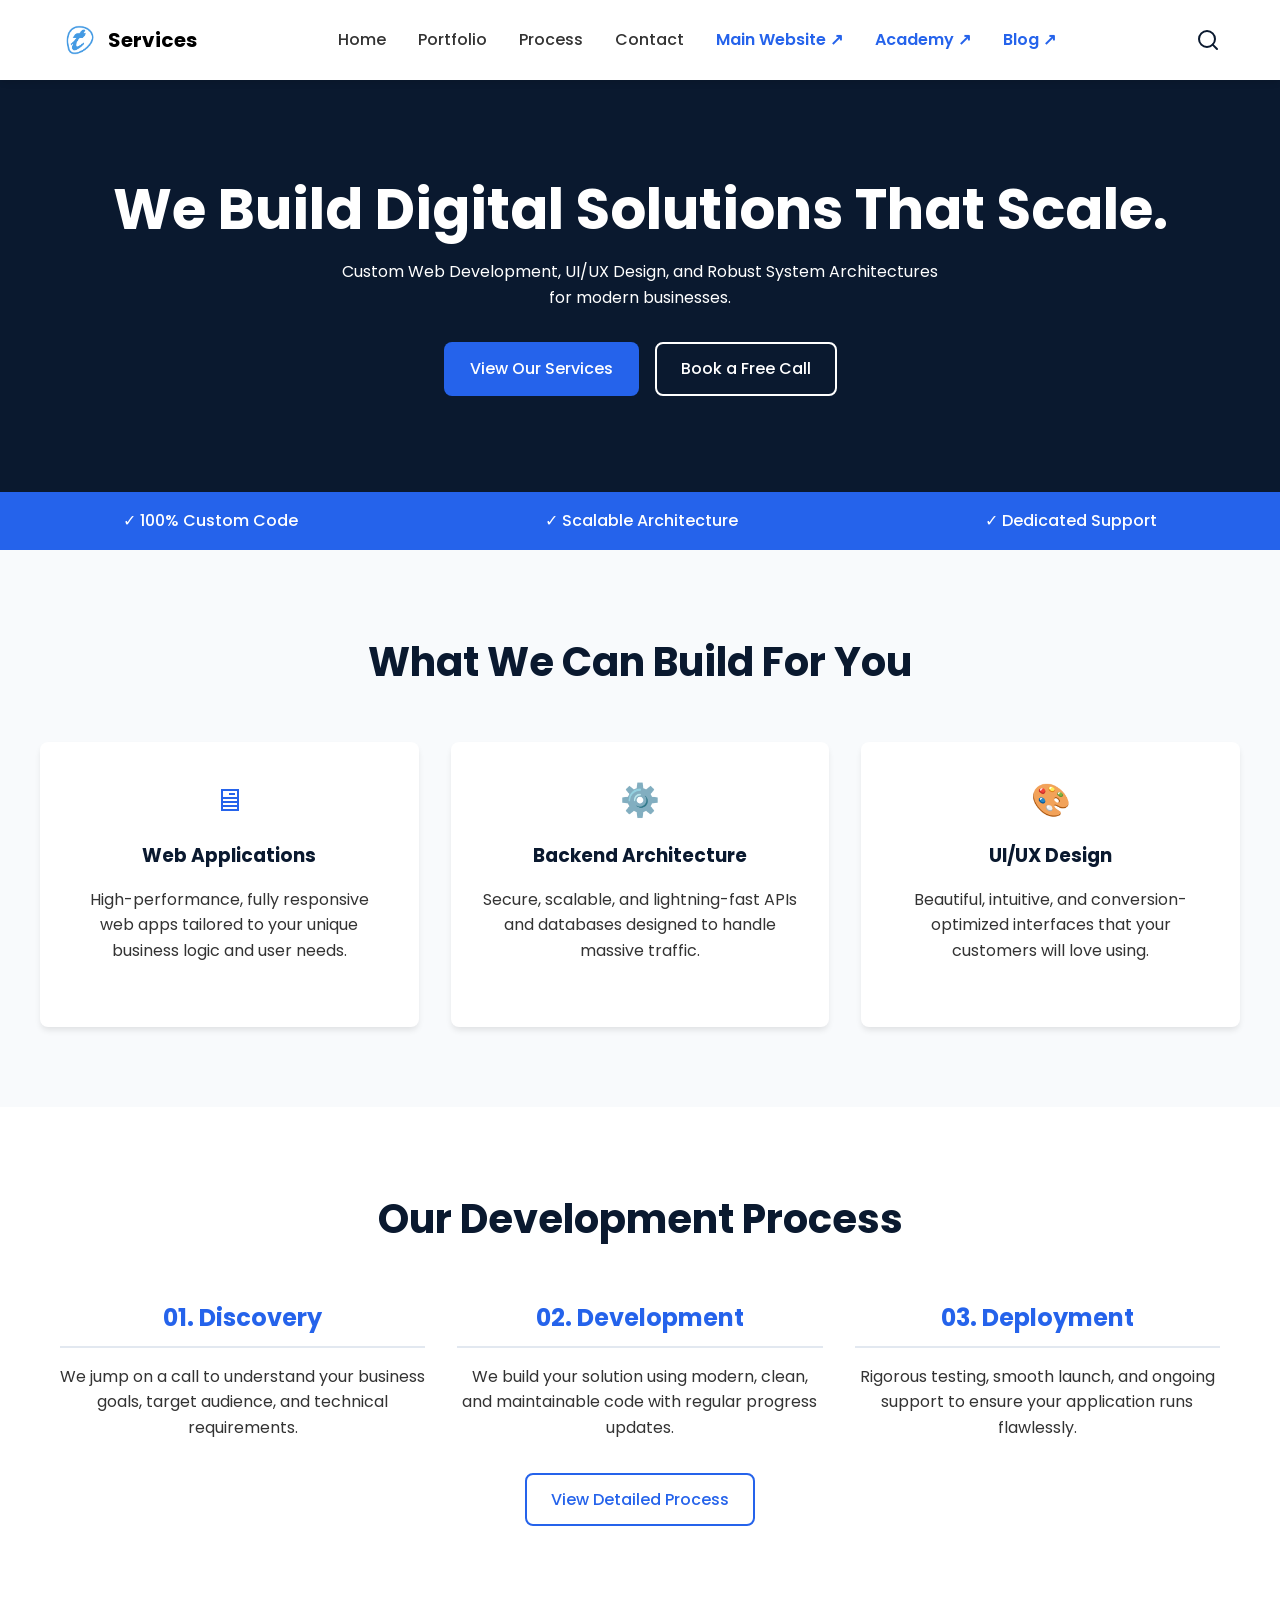
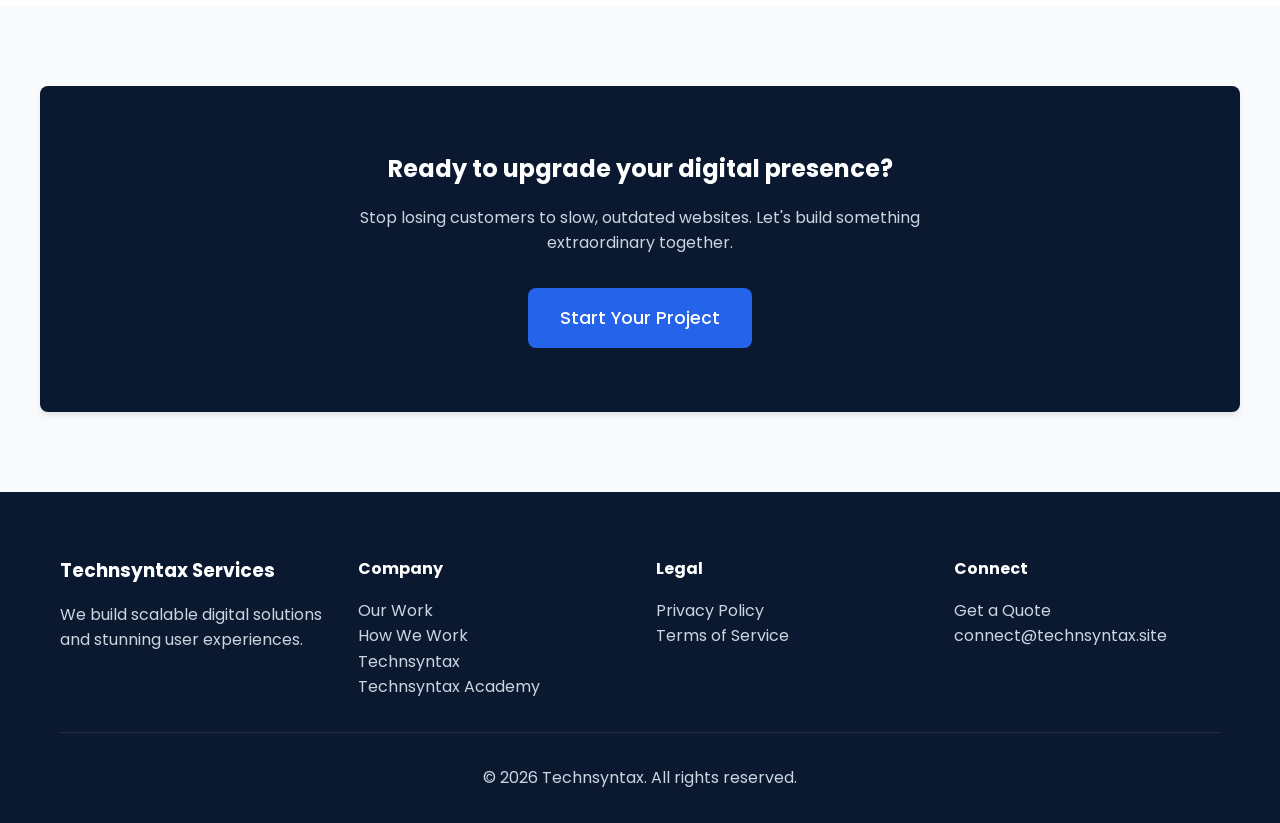
<file: index.html>
<!DOCTYPE html>
<html lang="en">
<head>
  <meta charset="UTF-8">
  <meta name="viewport" content="width=device-width, initial-scale=1.0">
  <title>Digital Services | Technsyntax</title>
  <link rel="icon" href="./assets/favicon.ico">
  <link rel="stylesheet" href="./css/utilities.css">
  <link rel="stylesheet" href="./css/style.css">
  <link rel="stylesheet" href="./css/responsive.css">
  
  <meta name="title" content="Digital Services | Technsyntax - Custom Web & Software Solutions">
<meta name="description" content="Technsyntax builds scalable digital solutions, including custom web development, backend architecture, and UI/UX design for modern businesses.">
<meta name="keywords" content="custom web development, scalable architecture, UI/UX design, software agency, backend development, digital solutions">
<meta name="robots" content="index, follow">
<link rel="canonical" href="https://services.technsyntax.site/">

<meta property="og:type" content="website">
<meta property="og:url" content="https://services.technsyntax.site/">
<meta property="og:title" content="Digital Services | Technsyntax - Scalable Web Solutions">
<meta property="og:description" content="High-performance web apps, secure APIs, and intuitive UI/UX design. We build the digital foundation your business needs to scale.">
<meta property="og:image" content="https://services.technsyntax.site/assets/images/logo.png">

<meta name="twitter:card" content="summary_large_image">
<meta name="twitter:url" content="https://services.technsyntax.site/">
<meta name="twitter:title" content="Digital Services | Technsyntax - Scalable Web Solutions">
<meta name="twitter:description" content="High-performance web apps, secure APIs, and intuitive UI/UX design. We build the digital foundation your business needs to scale.">
<meta name="twitter:image" content="https://services.technsyntax.site/assets/images/logo.png">

<script type="application/ld+json">
{
  "@context": "https://schema.org",
  "@type": "ProfessionalService",
  "name": "Technsyntax Services",
  "url": "https://services.technsyntax.site/",
  "logo": "https://technsyntax.site/assets/logo.png",
  "description": "Custom Web Development, UI/UX Design, and Robust System Architectures for modern businesses.",
  "slogan": "We Build Digital Solutions That Scale.",
  "knowsAbout": ["Web Applications", "Backend Architecture", "UI/UX Design"]
}
</script>

</head>
<body>
  <div id="header-placeholder"></div>

  <section class="hero">
    <div class="container hero-content text-center">
      <h1>We Build Digital Solutions That Scale.</h1>
      <p style="margin: 0 auto 2rem; max-width: 600px;">Custom Web Development, UI/UX Design, and Robust System Architectures for modern businesses.</p>
      <div style="display:flex; justify-content:center; gap:1rem;">
        <a href="#services" class="btn btn-primary">View Our Services</a>
        <a href="./pages/contact.html" class="btn btn-outline" style="border-color:white; color:white;">Book a Free Call</a>
      </div>
    </div>
  </section>

  <div class="trust-bar">
    <span>&#10003; 100% Custom Code</span>
    <span>&#10003; Scalable Architecture</span>
    <span>&#10003; Dedicated Support</span>
  </div>

  <section id="services" class="py-5 container">
    <h2 class="section-title">What We Can Build For You</h2>
    <div class="grid-3">
      <div class="card text-center">
        <div style="color: var(--accent); font-size: 2rem; margin-bottom: 1rem;">&#128421;</div>
        <h3>Web Applications</h3>
        <p class="mb-4">High-performance, fully responsive web apps tailored to your unique business logic and user needs.</p>
      </div>
      <div class="card text-center">
        <div style="color: var(--accent); font-size: 2rem; margin-bottom: 1rem;">&#9881;&#65039;</div>
        <h3>Backend Architecture</h3>
        <p class="mb-4">Secure, scalable, and lightning-fast APIs and databases designed to handle massive traffic.</p>
      </div>
      <div class="card text-center">
        <div style="color: var(--accent); font-size: 2rem; margin-bottom: 1rem;">&#127912;</div>
        <h3>UI/UX Design</h3>
        <p class="mb-4">Beautiful, intuitive, and conversion-optimized interfaces that your customers will love using.</p>
      </div>
    </div>
  </section>

  <section class="py-5" style="background: var(--white);">
    <div class="container text-center">
      <h2 class="section-title">Our Development Process</h2>
      <div class="grid-3 text-left">
        <div>
          <h3 style="color: var(--accent); font-size: 1.5rem; border-bottom: 2px solid #e2e8f0; padding-bottom: 0.5rem;">01. Discovery</h3>
          <p style="margin-top: 1rem;">We jump on a call to understand your business goals, target audience, and technical requirements.</p>
        </div>
        <div>
          <h3 style="color: var(--accent); font-size: 1.5rem; border-bottom: 2px solid #e2e8f0; padding-bottom: 0.5rem;">02. Development</h3>
          <p style="margin-top: 1rem;">We build your solution using modern, clean, and maintainable code with regular progress updates.</p>
        </div>
        <div>
          <h3 style="color: var(--accent); font-size: 1.5rem; border-bottom: 2px solid #e2e8f0; padding-bottom: 0.5rem;">03. Deployment</h3>
          <p style="margin-top: 1rem;">Rigorous testing, smooth launch, and ongoing support to ensure your application runs flawlessly.</p>
        </div>
      </div>
      <a href="./pages/process.html" class="btn btn-outline mt-4">View Detailed Process</a>
    </div>
  </section>

  <section class="py-5 container text-center">
    <div class="card" style="background: var(--primary); color: var(--white); padding: 4rem 2rem;">
      <h2 style="color: var(--white); margin-bottom: 1rem;">Ready to upgrade your digital presence?</h2>
      <p style="color: #cbd5e1; margin-bottom: 2rem; max-width: 600px; margin-left: auto; margin-right: auto;">Stop losing customers to slow, outdated websites. Let's build something extraordinary together.</p>
      <a href="./pages/contact.html" class="btn btn-primary" style="font-size: 1.1rem; padding: 14px 30px;">Start Your Project</a>
    </div>
  </section>

  <div id="footer-placeholder"></div>
  <script src="./js/components.js"></script>
  <script src="./js/main.js"></script>
  <script src="./js/animations.js"></script>
</body>
</html>
</file>
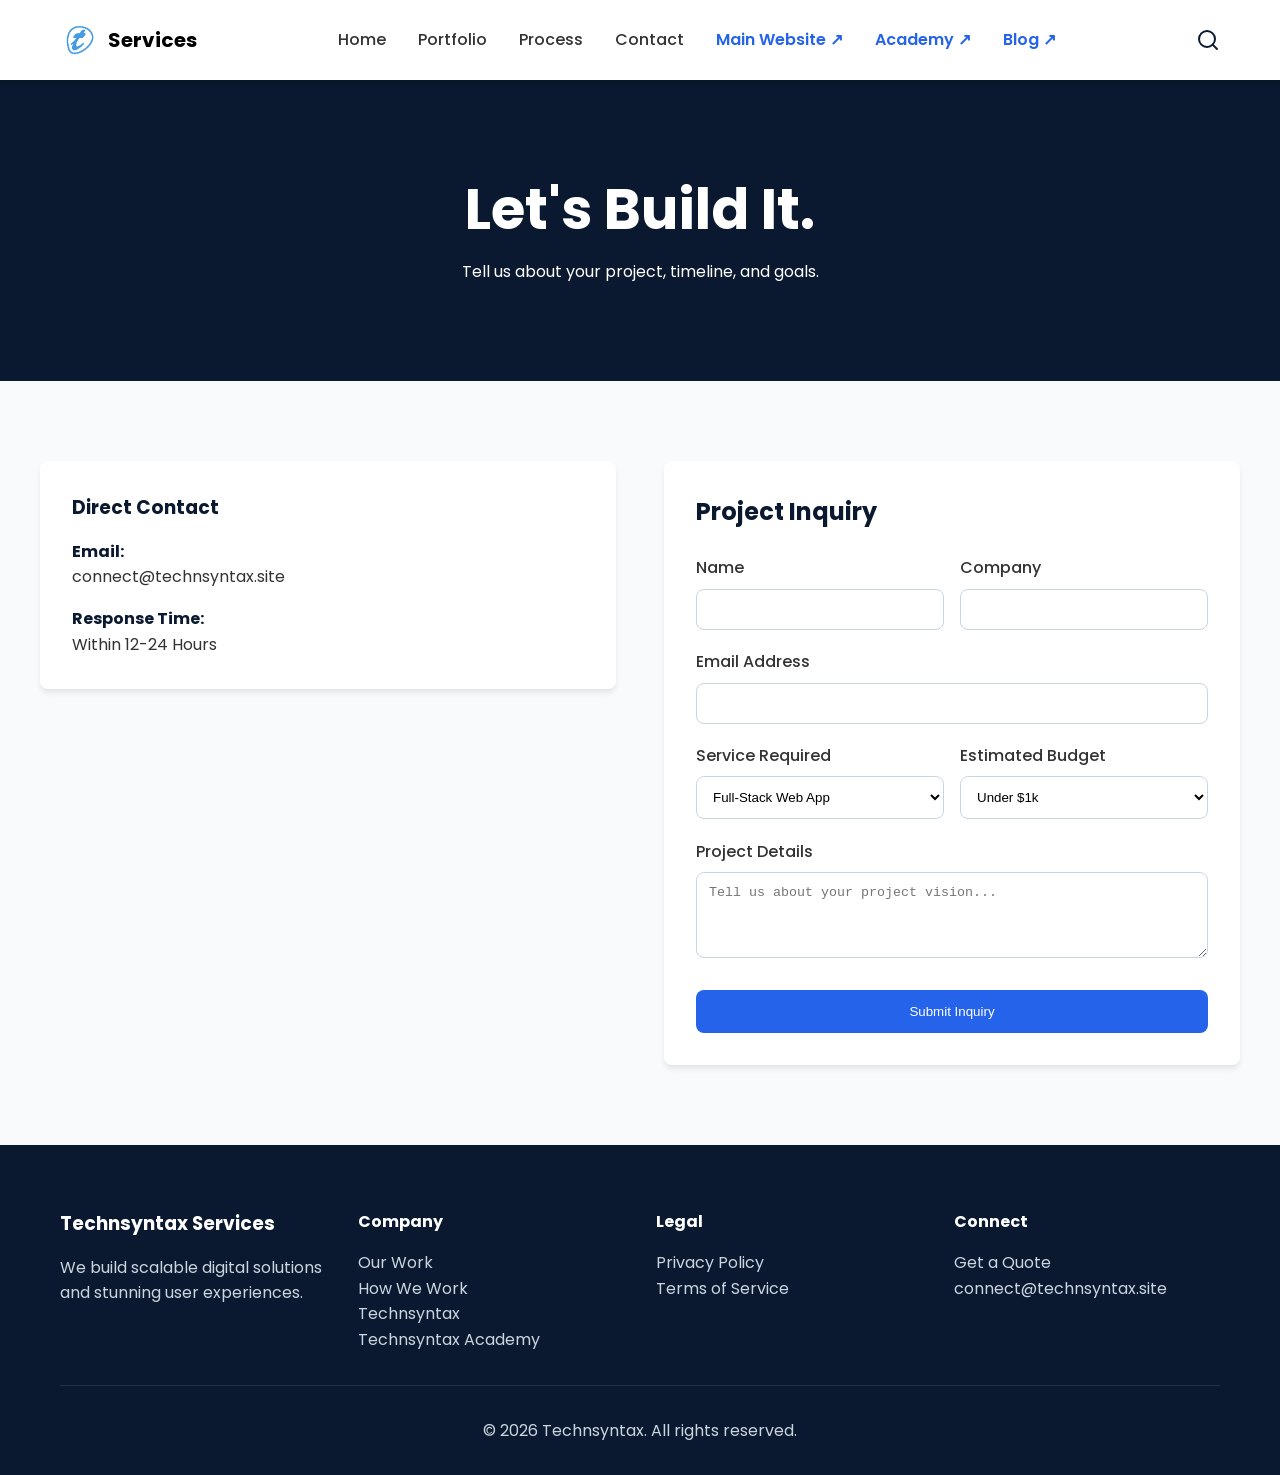
<file: pages/contact.html>
<!DOCTYPE html>
<html lang="en">
<head>
  <meta charset="UTF-8">
  <meta name="viewport" content="width=device-width, initial-scale=1.0">
  <title>Get a Quote | Technsyntax Services</title>
  <link rel="icon" href="../assets/favicon.ico">
  <link rel="stylesheet" href="../css/utilities.css">
  <link rel="stylesheet" href="../css/style.css">
  <link rel="stylesheet" href="../css/responsive.css">
<meta name="title" content="Get a Quote | Technsyntax Services">
<meta name="description" content="Tell us about your project, timeline, and goals. Contact Technsyntax Services today for full-stack web apps, UI/UX design, and API development.">
<meta name="keywords" content="contact Technsyntax, web development quote, hire web developers, UI/UX agency contact">
<meta name="robots" content="index, follow">
<link rel="canonical" href="https://services.technsyntax.site/pages/contact.html">

<meta property="og:type" content="website">
<meta property="og:url" content="https://services.technsyntax.site/pages/contact.html">
<meta property="og:title" content="Get a Quote | Technsyntax Services">
<meta property="og:description" content="Tell us about your project, timeline, and goals. We respond within 12-24 hours.">
<meta property="og:image" content="https://technsyntax.site/assets/images/contact-og.jpg">

<meta name="twitter:card" content="summary_large_image">
<meta name="twitter:url" content="https://services.technsyntax.site/pages/contact.html">
<meta name="twitter:title" content="Get a Quote | Technsyntax Services">
<meta name="twitter:description" content="Tell us about your project, timeline, and goals. We respond within 12-24 hours.">
<meta name="twitter:image" content="https://technsyntax.site/assets/images/contact-og.jpg">

<script type="application/ld+json">
{
  "@context": "https://schema.org",
  "@type": "ContactPage",
  "name": "Get a Quote | Technsyntax Services",
  "url": "https://services.technsyntax.site/pages/contact.html",
  "mainEntity": {
    "@type": "Organization",
    "name": "Technsyntax Services",
    "contactPoint": {
      "@type": "ContactPoint",
      "email": "connect@technsyntax.site",
      "contactType": "customer support",
      "availableLanguage": "English"
    }
  }
}
</script>

</head>
<body>
  <div id="header-placeholder"></div>

  <div class="page-header">
    <div class="container">
      <h1>Let's Build It.</h1>
      <p>Tell us about your project, timeline, and goals.</p>
    </div>
  </div>

  <section class="py-5 container">
    <div style="display: grid; grid-template-columns: repeat(auto-fit, minmax(300px, 1fr)); gap: 3rem;">
      
      <div>
        <div class="card mb-4">
          <h3 style="margin-bottom: 1rem;">Direct Contact</h3>
          <p style="margin-bottom: 1rem;"><strong style="color: var(--primary);">Email:</strong><br> connect@technsyntax.site</p>
          <p><strong style="color: var(--primary);">Response Time:</strong><br> Within 12-24 Hours</p>
        </div>
      </div>

      <div class="card">
        <h2 style="color: var(--primary); margin-bottom: 1.5rem;">Project Inquiry</h2>
        <form action="#" method="POST">
          
          <div style="display: grid; grid-template-columns: 1fr 1fr; gap: 1rem; margin-bottom: 1.2rem;">
            <div>
              <label style="display: block; margin-bottom: 0.5rem; font-weight: 500;">Name</label>
              <input type="text" required style="width: 100%; padding: 12px; border: 1px solid #cbd5e1; border-radius: var(--radius); outline: none;">
            </div>
            <div>
              <label style="display: block; margin-bottom: 0.5rem; font-weight: 500;">Company</label>
              <input type="text" style="width: 100%; padding: 12px; border: 1px solid #cbd5e1; border-radius: var(--radius); outline: none;">
            </div>
          </div>

          <div style="margin-bottom: 1.2rem;">
            <label style="display: block; margin-bottom: 0.5rem; font-weight: 500;">Email Address</label>
            <input type="email" required style="width: 100%; padding: 12px; border: 1px solid #cbd5e1; border-radius: var(--radius); outline: none;">
          </div>

          <div style="display: grid; grid-template-columns: 1fr 1fr; gap: 1rem; margin-bottom: 1.2rem;">
            <div>
              <label style="display: block; margin-bottom: 0.5rem; font-weight: 500;">Service Required</label>
              <select style="width: 100%; padding: 12px; border: 1px solid #cbd5e1; border-radius: var(--radius); background: white; outline: none;">
                <option>Full-Stack Web App</option>
                <option>UI/UX Design</option>
                <option>Backend/API Development</option>
                <option>Other</option>
              </select>
            </div>
            <div>
              <label style="display: block; margin-bottom: 0.5rem; font-weight: 500;">Estimated Budget</label>
              <select style="width: 100%; padding: 12px; border: 1px solid #cbd5e1; border-radius: var(--radius); background: white; outline: none;">
                <option>Under $1k</option>
                <option>$1k - $5k</option>
                <option>$5k - $10k</option>
                <option>$10k+</option>
              </select>
            </div>
          </div>

          <div style="margin-bottom: 1.5rem;">
            <label style="display: block; margin-bottom: 0.5rem; font-weight: 500;">Project Details</label>
            <textarea rows="4" required placeholder="Tell us about your project vision..." style="width: 100%; padding: 12px; border: 1px solid #cbd5e1; border-radius: var(--radius); outline: none; resize: vertical;"></textarea>
          </div>

          <button type="submit" class="btn btn-primary" style="width: 100%;">Submit Inquiry</button>
        </form>
      </div>

    </div>
  </section>



<script>
  const scriptURL = 'https://script.google.com/macros/s/AKfycbw0N7DCe3rP3FDAyyQN-P1Wg7Pjcj8yEmQXX8htaf5AjaShgCluSW7EbN7sAVXDPN0H2A/exec'; // Wahi URL jo pehle se chal raha hai
  const form = document.querySelector('form');

  form.addEventListener('submit', e => {
    e.preventDefault();
    
    // HTML ko touch kiye bagair positions se data uthana
    const inputs = form.querySelectorAll('input');
    const selects = form.querySelectorAll('select');
    const textarea = form.querySelector('textarea');

    const payload = {
      name: inputs[0].value,
      company: inputs[1].value,
      email: inputs[2].value,
      service: selects[0].value,
      budget: selects[1].value,
      details: textarea.value
    };

    fetch(scriptURL, {
      method: 'POST',
      mode: 'no-cors',
      body: JSON.stringify(payload)
    })
    .then(() => {
      alert('Inquiry successfully sent!');
      form.reset();
    })
    .catch(error => console.error('Error!', error.message));
  });
</script>



  <div id="footer-placeholder"></div>
  <script src="../js/components.js"></script>
  <script src="../js/main.js"></script>
  <script src="../js/animations.js"></script>
</body>
</html>
</file>
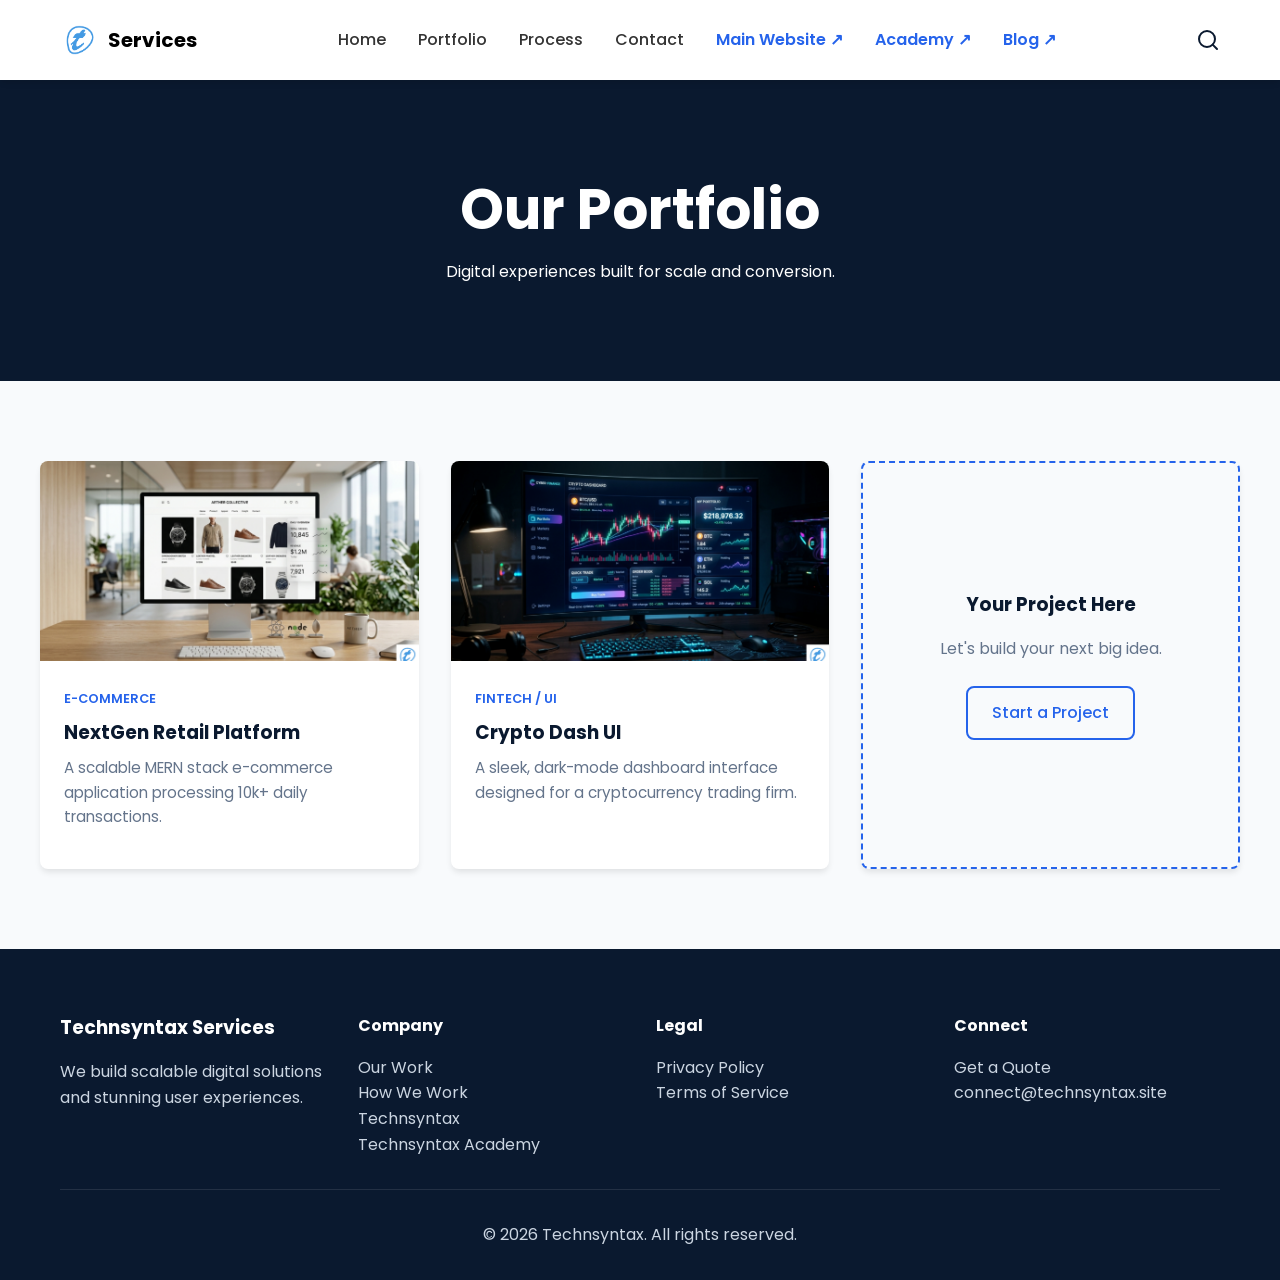
<file: pages/portfolio.html>
<!DOCTYPE html>
<html lang="en">
<head>
  <meta charset="UTF-8">
  <meta name="viewport" content="width=device-width, initial-scale=1.0">
  <title>Our Portfolio | Technsyntax Services</title>
  <link rel="icon" href="../assets/favicon.ico">
  <link rel="stylesheet" href="../css/utilities.css">
  <link rel="stylesheet" href="../css/style.css">
  <link rel="stylesheet" href="../css/responsive.css">
<meta name="title" content="Our Portfolio | Technsyntax Services">
<meta name="description" content="Explore our digital experiences built for scale and conversion, including scalable MERN e-commerce platforms and sleek FinTech UI dashboards.">
<meta name="keywords" content="web development portfolio, MERN stack projects, FinTech UI design, e-commerce web apps, Technsyntax portfolio">
<meta name="robots" content="index, follow">
<link rel="canonical" href="https://services.technsyntax.site/pages/portfolio.html">

<meta property="og:type" content="website">
<meta property="og:url" content="https://services.technsyntax.site/pages/portfolio.html">
<meta property="og:title" content="Our Portfolio | Technsyntax Services">
<meta property="og:description" content="Digital experiences built for scale and conversion. View our recent E-Commerce and FinTech projects.">
<meta property="og:image" content="https://technsyntax.site/assets/images/portfolio-og.jpg">

<meta name="twitter:card" content="summary_large_image">
<meta name="twitter:url" content="https://services.technsyntax.site/pages/portfolio.html">
<meta name="twitter:title" content="Our Portfolio | Technsyntax Services">
<meta name="twitter:description" content="Digital experiences built for scale and conversion. View our recent E-Commerce and FinTech projects.">
<meta name="twitter:image" content="https://technsyntax.site/assets/images/portfolio-og.jpg">

<script type="application/ld+json">
{
  "@context": "https://schema.org",
  "@type": "CollectionPage",
  "name": "Our Portfolio | Technsyntax Services",
  "url": "https://services.technsyntax.site/pages/portfolio.html",
  "description": "A collection of scalable digital experiences and user interfaces built by Technsyntax.",
  "hasPart": [
    {
      "@type": "CreativeWork",
      "name": "NextGen Retail Platform",
      "description": "A scalable MERN stack e-commerce application processing 10k+ daily transactions."
    },
    {
      "@type": "CreativeWork",
      "name": "Crypto Dash UI",
      "description": "A sleek, dark-mode dashboard interface designed for a cryptocurrency trading firm."
    }
  ]
}
</script>

</head>
<body>
  <div id="header-placeholder"></div>

  <div class="page-header">
    <div class="container">
      <h1>Our Portfolio</h1>
      <p>Digital experiences built for scale and conversion.</p>
    </div>
  </div>

  <section class="py-5 container">
    <div class="grid-3">
      
      <div class="card" style="padding: 0; overflow: hidden;">
        <div style="height: 200px; background: #e2e8f0;">
          <img src="../assets/images/portfolio/project-1.jpg" alt="Project 1" style="width: 100%; height: 100%; object-fit: cover;" onerror="this.style.display='none'">
        </div>
        <div style="padding: 1.5rem;">
          <span style="color: var(--accent); font-size: 0.8rem; font-weight: 600; text-transform: uppercase;">E-Commerce</span>
          <h3 style="margin: 0.5rem 0;">NextGen Retail Platform</h3>
          <p style="margin-bottom: 1rem; color: var(--text-light); font-size: 0.95rem;">A scalable MERN stack e-commerce application processing 10k+ daily transactions.</p>
        </div>
      </div>

      <div class="card" style="padding: 0; overflow: hidden;">
        <div style="height: 200px; background: #e2e8f0;">
          <img src="../assets/images/portfolio/project-2.jpg" alt="Project 2" style="width: 100%; height: 100%; object-fit: cover;" onerror="this.style.display='none'">
        </div>
        <div style="padding: 1.5rem;">
          <span style="color: var(--accent); font-size: 0.8rem; font-weight: 600; text-transform: uppercase;">FinTech / UI</span>
          <h3 style="margin: 0.5rem 0;">Crypto Dash UI</h3>
          <p style="margin-bottom: 1rem; color: var(--text-light); font-size: 0.95rem;">A sleek, dark-mode dashboard interface designed for a cryptocurrency trading firm.</p>
        </div>
      </div>

      <div class="card text-center" style="background: var(--bg); border: 2px dashed var(--accent); display: flex; flex-direction: column; justify-content: center; align-items: center;">
        <h3 style="color: var(--primary);">Your Project Here</h3>
        <p style="margin-bottom: 1.5rem; color: var(--text-light);">Let's build your next big idea.</p>
        <a href="./contact.html" class="btn btn-outline">Start a Project</a>
      </div>

    </div>
  </section>

  <div id="footer-placeholder"></div>
  <script src="../js/components.js"></script>
  <script src="../js/main.js"></script>
  <script src="../js/animations.js"></script>
</body>
</html>
</file>
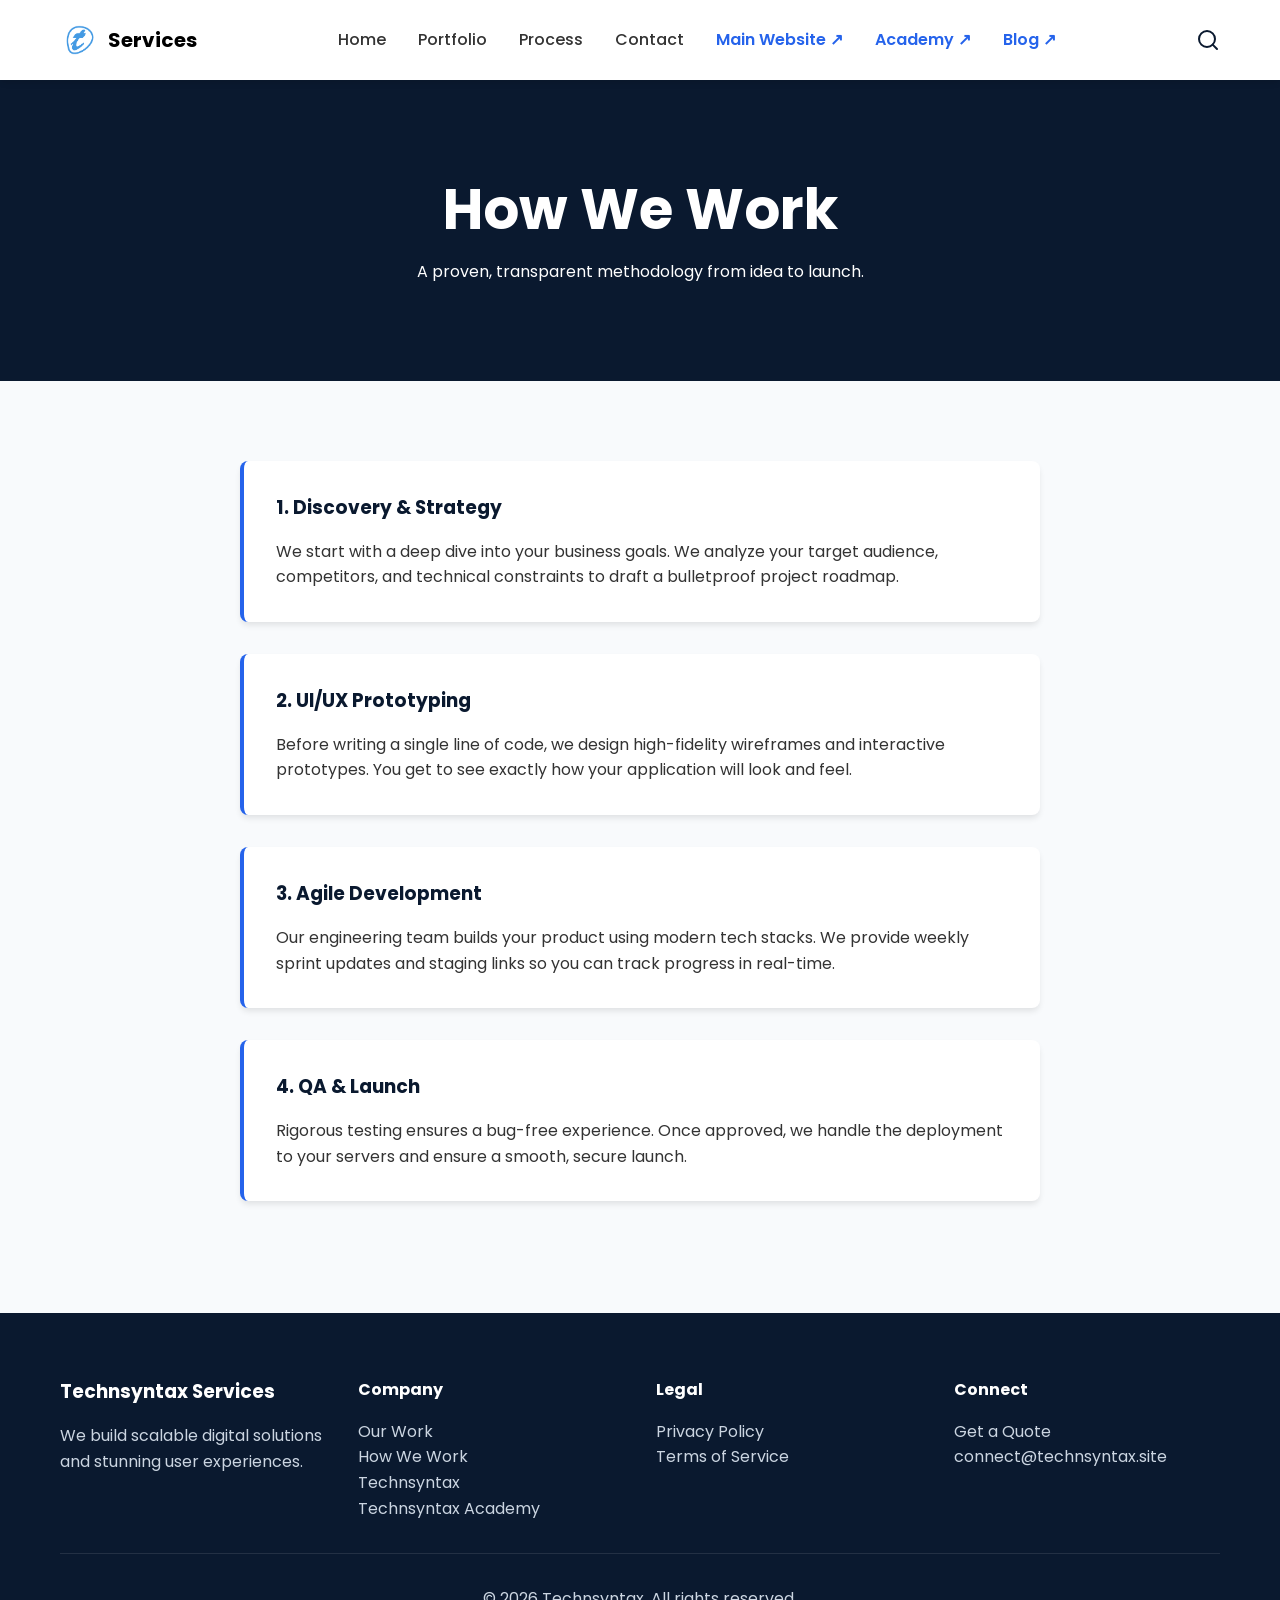
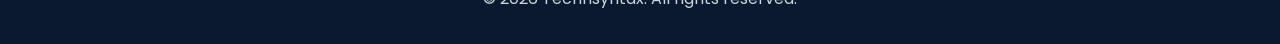
<file: pages/process.html>
<!DOCTYPE html>
<html lang="en">
<head>
  <meta charset="UTF-8">
  <meta name="viewport" content="width=device-width, initial-scale=1.0">
  <title>Our Process | Technsyntax Services</title>
  <link rel="icon" href="../assets/favicon.ico">
  <link rel="stylesheet" href="../css/utilities.css">
  <link rel="stylesheet" href="../css/style.css">
  <link rel="stylesheet" href="../css/responsive.css">
<meta name="title" content="Our Process | Technsyntax Services">
<meta name="description" content="Learn about our proven, transparent web development methodology from idea to launch: Discovery, UI/UX Prototyping, Agile Development, and QA & Launch.">
<meta name="keywords" content="web development process, agile development agency, UI/UX prototyping, software development methodology">
<meta name="robots" content="index, follow">
<link rel="canonical" href="https://services.technsyntax.site/pages/process.html">

<meta property="og:type" content="website">
<meta property="og:url" content="https://services.technsyntax.site/pages/process.html">
<meta property="og:title" content="Our Process | Technsyntax Services">
<meta property="og:description" content="A proven, transparent methodology from idea to launch. See how we build your digital solutions step by step.">
<meta property="og:image" content="https://technsyntax.site/assets/images/process-og.jpg">

<meta name="twitter:card" content="summary_large_image">
<meta name="twitter:url" content="https://services.technsyntax.site/pages/process.html">
<meta name="twitter:title" content="Our Process | Technsyntax Services">
<meta name="twitter:description" content="A proven, transparent methodology from idea to launch. See how we build your digital solutions step by step.">
<meta name="twitter:image" content="https://technsyntax.site/assets/images/process-og.jpg">

<script type="application/ld+json">
{
  "@context": "https://schema.org",
  "@type": "HowTo",
  "name": "The Technsyntax Development Process",
  "description": "Our proven, transparent methodology from idea to launch for web development projects.",
  "step": [
    {
      "@type": "HowToStep",
      "name": "Discovery & Strategy",
      "text": "We dive into your business goals, target audience, and constraints to draft a project roadmap."
    },
    {
      "@type": "HowToStep",
      "name": "UI/UX Prototyping",
      "text": "We design high-fidelity wireframes and interactive prototypes before coding."
    },
    {
      "@type": "HowToStep",
      "name": "Agile Development",
      "text": "Our engineering team builds your product using modern tech stacks with weekly sprint updates."
    },
    {
      "@type": "HowToStep",
      "name": "QA & Launch",
      "text": "Rigorous testing ensures a bug-free experience followed by a smooth, secure launch."
    }
  ]
}
</script>

</head>
<body>
  <div id="header-placeholder"></div>

  <div class="page-header">
    <div class="container">
      <h1>How We Work</h1>
      <p>A proven, transparent methodology from idea to launch.</p>
    </div>
  </div>

  <section class="py-5 container">
    <div style="max-width: 800px; margin: 0 auto;">
      
      <div class="card mb-4" style="border-left: 4px solid var(--accent);">
        <h3 style="color: var(--primary);">1. Discovery & Strategy</h3>
        <p>We start with a deep dive into your business goals. We analyze your target audience, competitors, and technical constraints to draft a bulletproof project roadmap.</p>
      </div>

      <div class="card mb-4" style="border-left: 4px solid var(--accent);">
        <h3 style="color: var(--primary);">2. UI/UX Prototyping</h3>
        <p>Before writing a single line of code, we design high-fidelity wireframes and interactive prototypes. You get to see exactly how your application will look and feel.</p>
      </div>

      <div class="card mb-4" style="border-left: 4px solid var(--accent);">
        <h3 style="color: var(--primary);">3. Agile Development</h3>
        <p>Our engineering team builds your product using modern tech stacks. We provide weekly sprint updates and staging links so you can track progress in real-time.</p>
      </div>

      <div class="card mb-4" style="border-left: 4px solid var(--accent);">
        <h3 style="color: var(--primary);">4. QA & Launch</h3>
        <p>Rigorous testing ensures a bug-free experience. Once approved, we handle the deployment to your servers and ensure a smooth, secure launch.</p>
      </div>

    </div>
  </section>

  <div id="footer-placeholder"></div>
  <script src="../js/components.js"></script>
  <script src="../js/main.js"></script>
  <script src="../js/animations.js"></script>
</body>
</html>
</file>
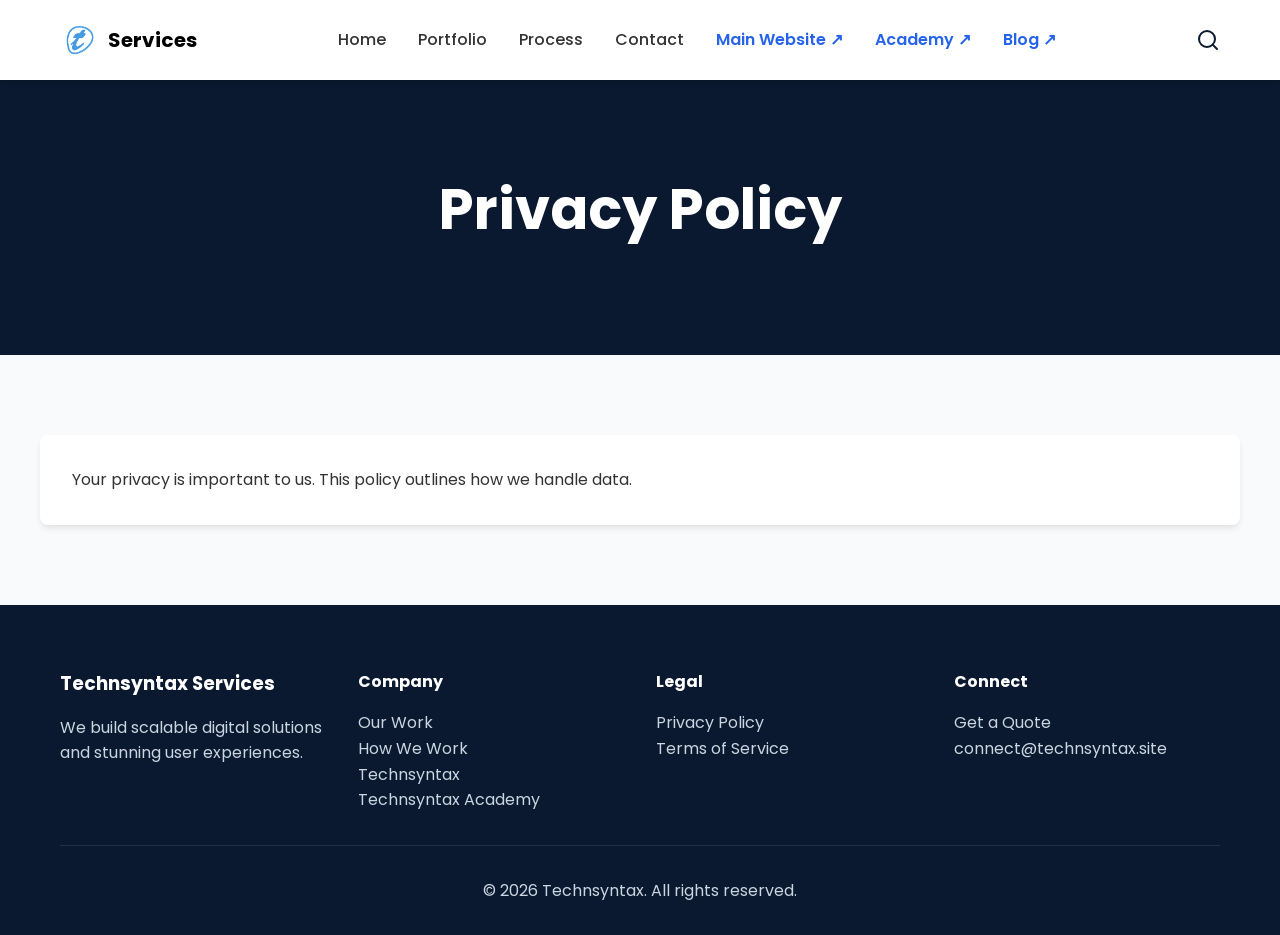
<file: pages/legal/privacy-policy.html>
<!DOCTYPE html>
<html lang="en">
<head>
  <meta charset="UTF-8">
  <meta name="viewport" content="width=device-width, initial-scale=1.0">
  <title>Privacy Policy | Technsyntax</title>
  <link rel="icon" href="../../assets/favicon.ico">
  <link rel="stylesheet" href="../../css/utilities.css">
  <link rel="stylesheet" href="../../css/style.css">
  <link rel="stylesheet" href="../../css/responsive.css">
</head>
<body>
  <div id="header-placeholder"></div>
  <div class="page-header"><div class="container"><h1>Privacy Policy</h1></div></div>
  <section class="py-5 container">
    <div class="card">
      <p>Your privacy is important to us. This policy outlines how we handle data.</p>
    </div>
  </section>
  <div id="footer-placeholder"></div>
  <script src="../../js/components.js"></script>
  <script src="../../js/main.js"></script>
  <script src="../../js/animations.js"></script>
</body>
</html>
</file>
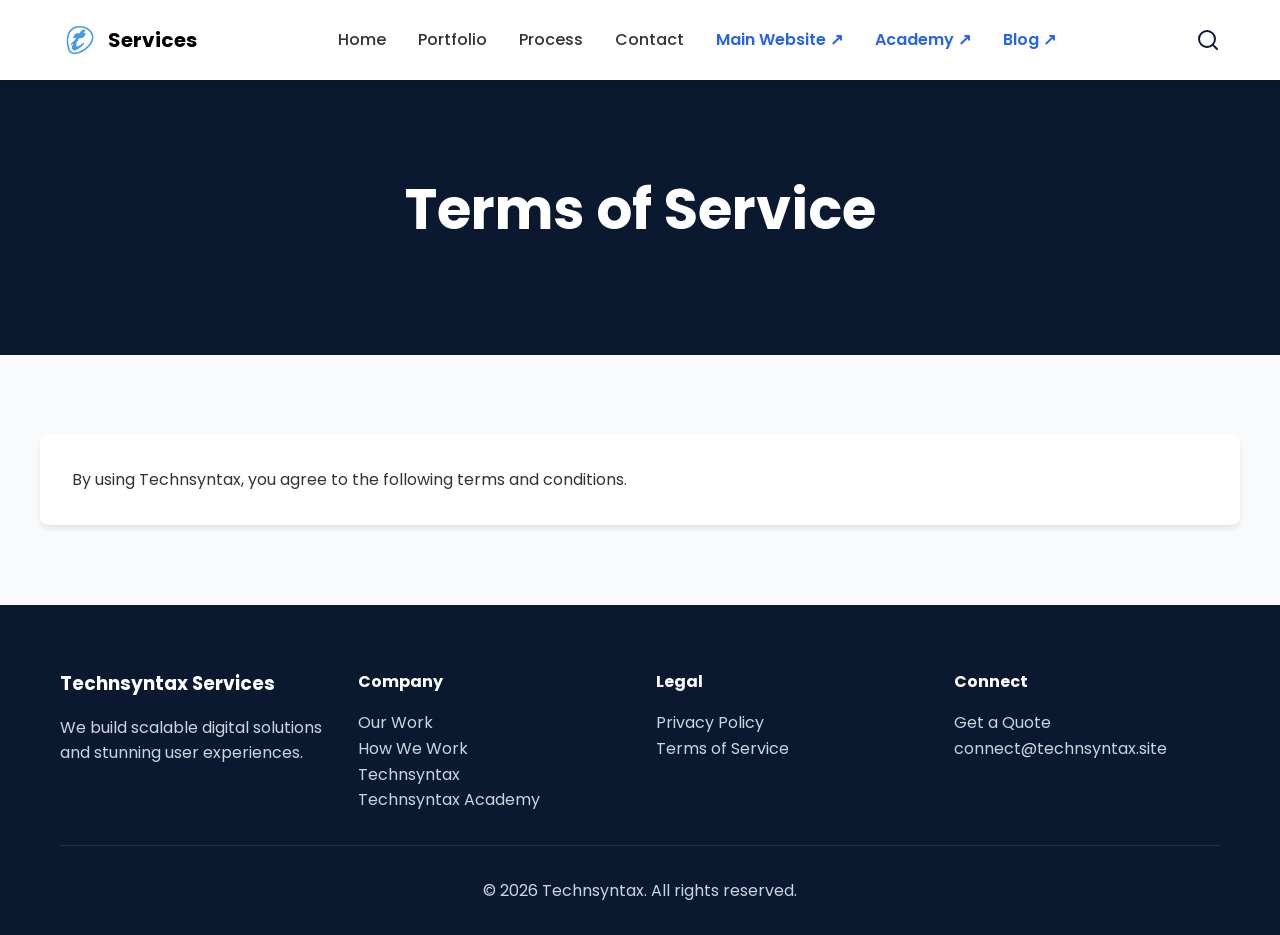
<file: pages/legal/terms.html>
<!DOCTYPE html>
<html lang="en">
<head>
  <meta charset="UTF-8">
  <meta name="viewport" content="width=device-width, initial-scale=1.0">
  <title>Terms of Service | Technsyntax</title>
  <link rel="icon" href="../../assets/favicon.ico">
  <link rel="stylesheet" href="../../css/utilities.css">
  <link rel="stylesheet" href="../../css/style.css">
  <link rel="stylesheet" href="../../css/responsive.css">
</head>
<body>
  <div id="header-placeholder"></div>
  <div class="page-header"><div class="container"><h1>Terms of Service</h1></div></div>
  <section class="py-5 container">
    <div class="card">
      <p>By using Technsyntax, you agree to the following terms and conditions.</p>
    </div>
  </section>
  <div id="footer-placeholder"></div>
  <script src="../../js/components.js"></script>
  <script src="../../js/main.js"></script>
  <script src="../../js/animations.js"></script>
</body>
</html>
</file>
<file: css/utilities.css>
@import url('https://fonts.googleapis.com/css2?family=Poppins:wght@300;400;500;600;700&display=swap');

:root {
  --primary: #0a192f;
  --accent: #2563eb;
  --accent-hover: #1d4ed8;
  --bg: #f8fafc;
  --text: #333333;
  --text-light: #64748b;
  --white: #ffffff;
  --shadow: 0 4px 6px -1px rgba(0,0,0,0.1);
  --shadow-lg: 0 10px 15px -3px rgba(0,0,0,0.1);
  --radius: 8px;
  --transition: all 0.3s ease;
}

* { margin: 0; padding: 0; box-sizing: border-box; }

body { 
  font-family: 'Poppins', sans-serif; 
  background: var(--bg); 
  color: var(--text); 
  line-height: 1.6; 
  overflow-x: hidden; 
  padding-top: 80px; /* Crucial for the fixed header */
}

.container { max-width: 1200px; margin: 0 auto; padding: 0 20px; }
.text-center { text-align: center; }
.py-5 { padding: 5rem 0; }
.mb-4 { margin-bottom: 2rem; }
.mt-4 { margin-top: 2rem; }

.btn { display: inline-block; padding: 12px 24px; border-radius: var(--radius); font-weight: 500; text-decoration: none; cursor: pointer; transition: var(--transition); border: 2px solid transparent; }
.btn-primary { background: var(--accent); color: var(--white); }
.btn-primary:hover { background: var(--accent-hover); transform: translateY(-2px); }
.btn-outline { border-color: var(--accent); color: var(--accent); background: transparent; }
.btn-outline:hover { background: var(--accent); color: var(--white); }
</file>
<file: css/style.css>
/* Header & Nav */
header { background: var(--white); box-shadow: var(--shadow); position: fixed; top: 0; left: 0; width: 100%; z-index: 1000; }
.nav-container { display: flex; justify-content: space-between; align-items: center; height: 80px; }
.logo img { height: 40px; width: auto; display: block; }
.nav-list { display: flex; list-style: none; gap: 2rem; }
.nav-list a { text-decoration: none; color: var(--text); font-weight: 500; transition: var(--transition); }
.nav-list a:hover { color: var(--accent); }
.hamburger { display: none; background: none; border: none; cursor: pointer; }
.hamburger span { display: block; width: 25px; height: 3px; background: var(--primary); margin: 5px 0; transition: var(--transition); }
.logo {
  display: flex;
  align-items: center;
  gap: 0.5rem; /* space between image & text */
  text-decoration: none;
  font-size:20px;
  font-weight:bold;
  color:black;
}
/* Search Elements */
.header-actions { display: flex; align-items: center; gap: 1rem; }
.icon-btn { background: none; border: none; cursor: pointer; color: var(--primary); display: flex; transition: var(--transition); }
.icon-btn:hover { color: var(--accent); }
.search-overlay { position: absolute; top: 0; left: 0; width: 100%; background: var(--white); box-shadow: var(--shadow-lg); padding: 1.5rem 0; transform: translateY(-100%); opacity: 0; visibility: hidden; transition: all 0.3s ease; z-index: 1001; }
.search-overlay.active { transform: translateY(0); opacity: 1; visibility: visible; }
.search-header-box { display: flex; align-items: center; border-bottom: 2px solid var(--accent); padding-bottom: 0.5rem; gap: 1rem; max-width: 800px; margin: 0 auto; }
#search-input { flex-grow: 1; border: none; font-size: 1.2rem; outline: none; background: transparent; }
.search-results { list-style: none; max-width: 800px; margin: 1rem auto 0; max-height: 60vh; overflow-y: auto; }
.search-results a { display: flex; flex-direction: column; padding: 1rem; text-decoration: none; color: var(--text); border-bottom: 1px solid #e2e8f0; transition: var(--transition); }
.search-results a:hover { background: var(--bg); transform: translateX(5px); }

/* Layouts */
.grid-3 { display: grid; grid-template-columns: repeat(3, 1fr); gap: 2rem; }
.card { background: var(--white); padding: 2rem; border-radius: var(--radius); box-shadow: var(--shadow); transition: var(--transition); }
.card:hover { box-shadow: var(--shadow-lg); transform: translateY(-5px); }
.card h3 { color: var(--primary); margin-bottom: 1rem; }
.section-title { text-align: center; font-size: 2.5rem; color: var(--primary); margin-bottom: 3rem; }

/* Page Headers & Hero */
.hero, .page-header { background: var(--primary); color: var(--white); padding: 6rem 0; text-align: center; }
.hero h1, .page-header h1 { font-size: 3.5rem; margin-bottom: 1rem; line-height: 1.2; }
.trust-bar { background: var(--accent); color: var(--white); padding: 1rem 0; font-weight: 500; display: flex; justify-content: space-around; flex-wrap: wrap; }

/* Footer */
footer { background: var(--primary); color: var(--white); padding: 4rem 0 2rem; }
.footer-grid { display: grid; grid-template-columns: repeat(4, 1fr); gap: 2rem; margin-bottom: 2rem; }
.footer-links { list-style: none; }
.footer-links a { color: #cbd5e1; text-decoration: none; transition: var(--transition); }
.footer-links a:hover { color: var(--white); }
.footer-bottom { text-align: center; padding-top: 2rem; border-top: 1px solid rgba(255,255,255,0.1); color: #cbd5e1; }
</file>
<file: css/responsive.css>
@media (max-width: 768px) {
  .nav-container { position: relative; justify-content: space-between; }
  .hamburger { display: block; }
  .logo { position: absolute; left: 50%; transform: translateX(-50%); } /* Centered logo on mobile */
  
  .nav-list { position: fixed; top: 80px; left: -100%; width: 100%; height: calc(100vh - 80px); background: var(--white); flex-direction: column; justify-content: center; align-items: center; transition: var(--transition); z-index: 999; }
  .nav-list.active { left: 0; }
  
  .grid-3 { grid-template-columns: 1fr; }
  .footer-grid { grid-template-columns: 1fr 1fr; }
  .hero h1, .page-header h1 { font-size: 2.5rem; }
}

@media (max-width: 480px) {
  .footer-grid { grid-template-columns: 1fr; }
}
</file>
